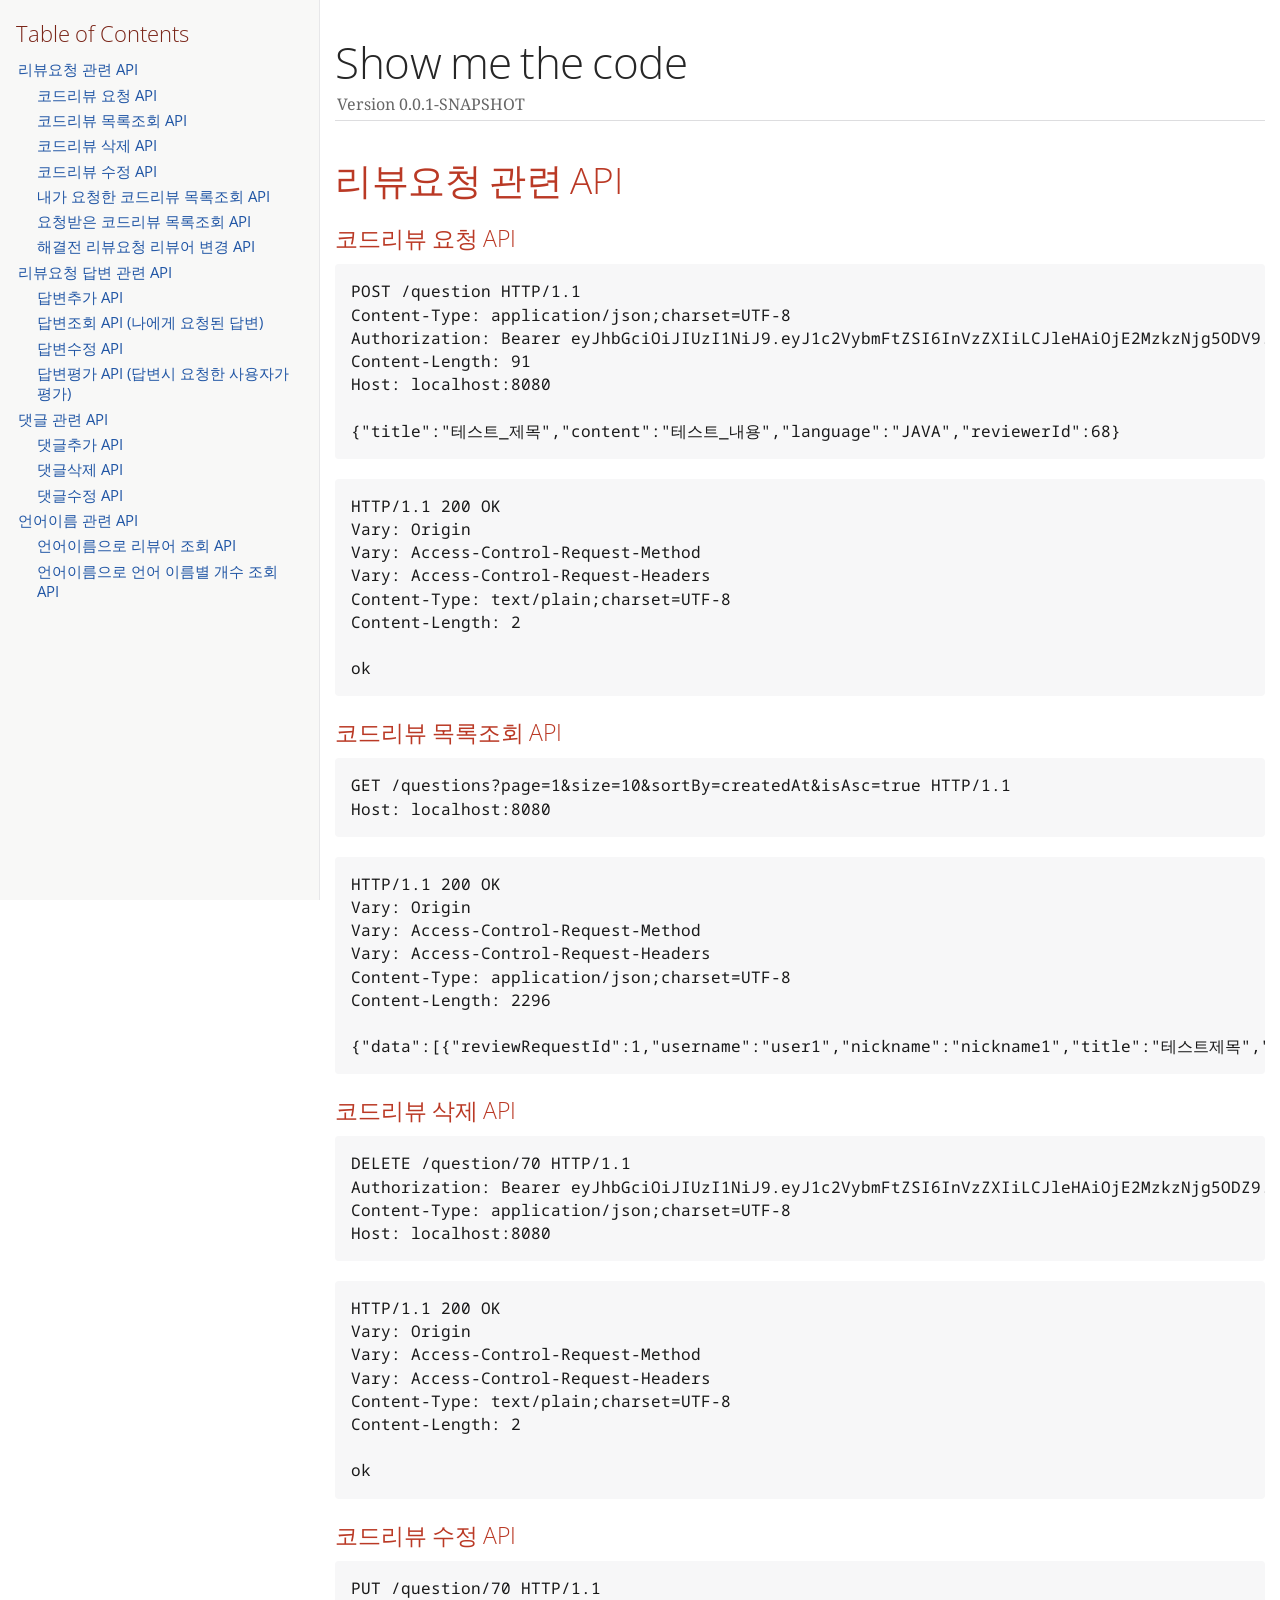
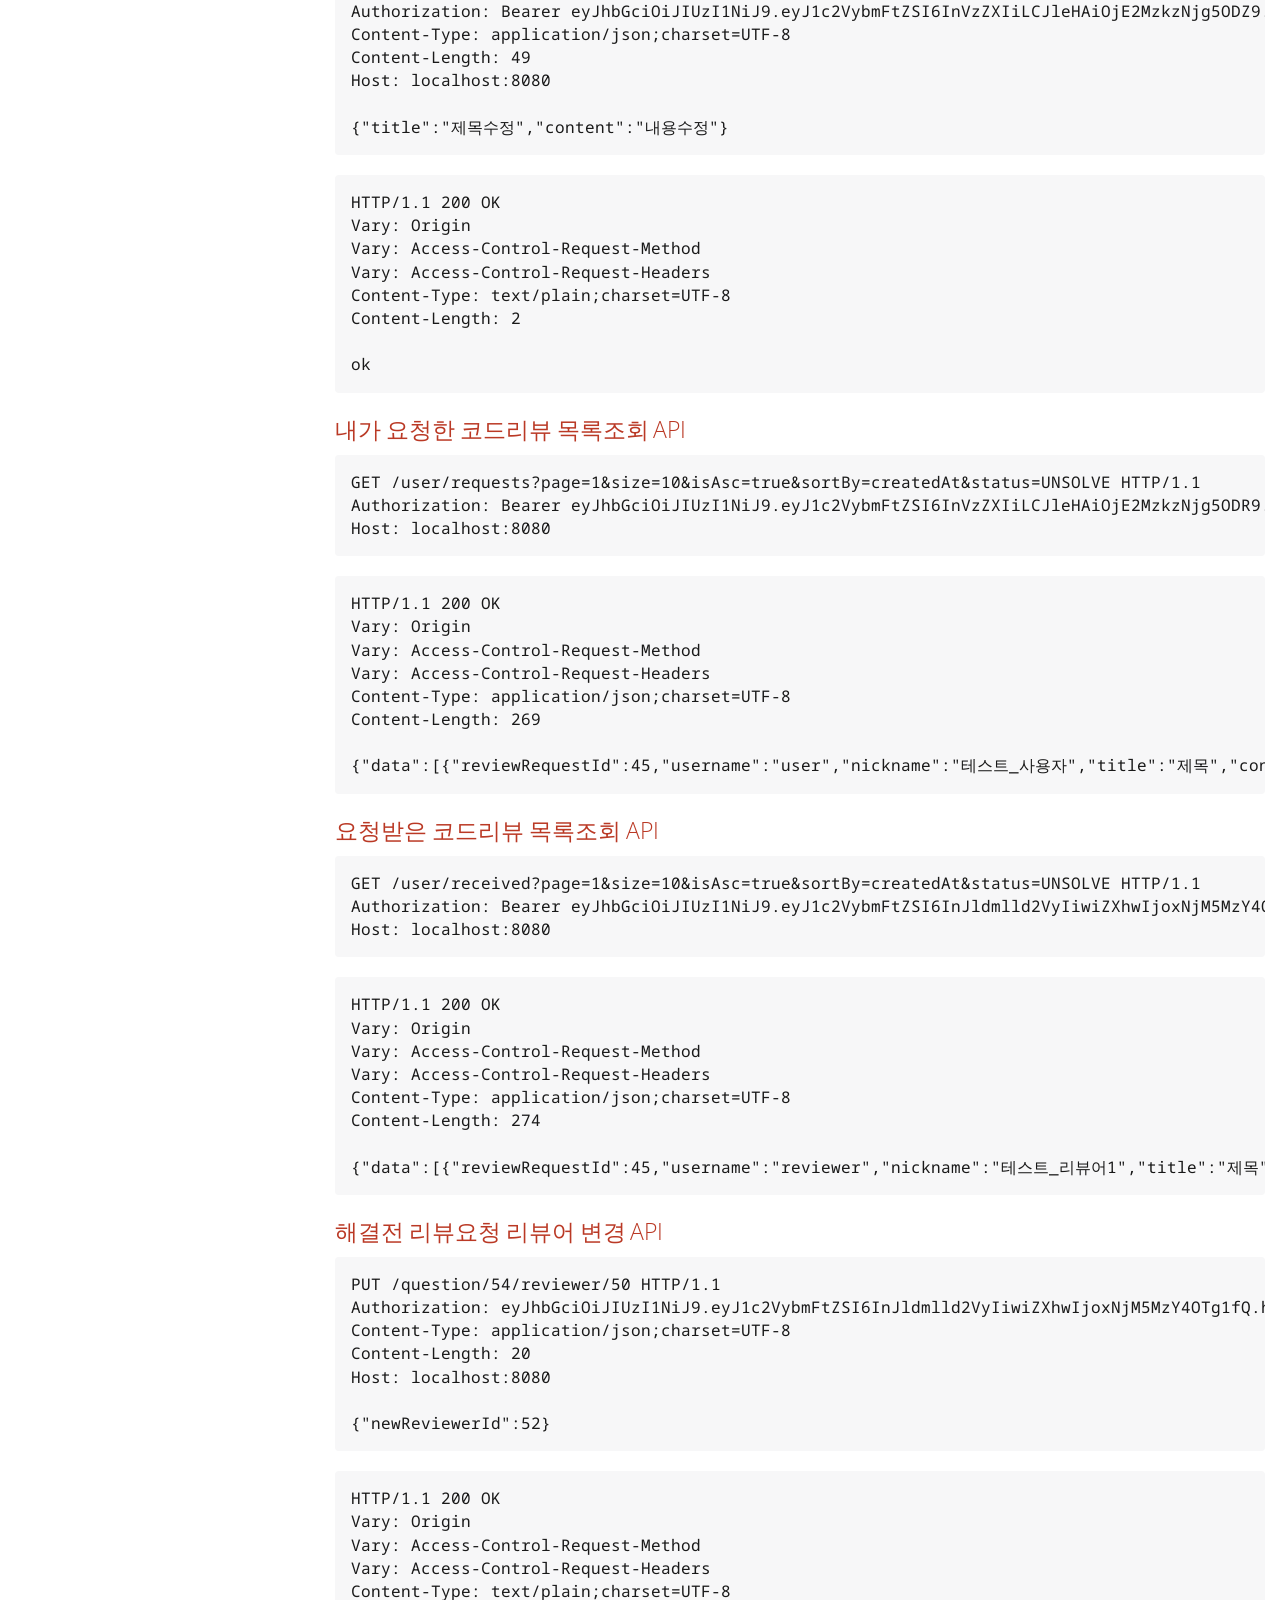
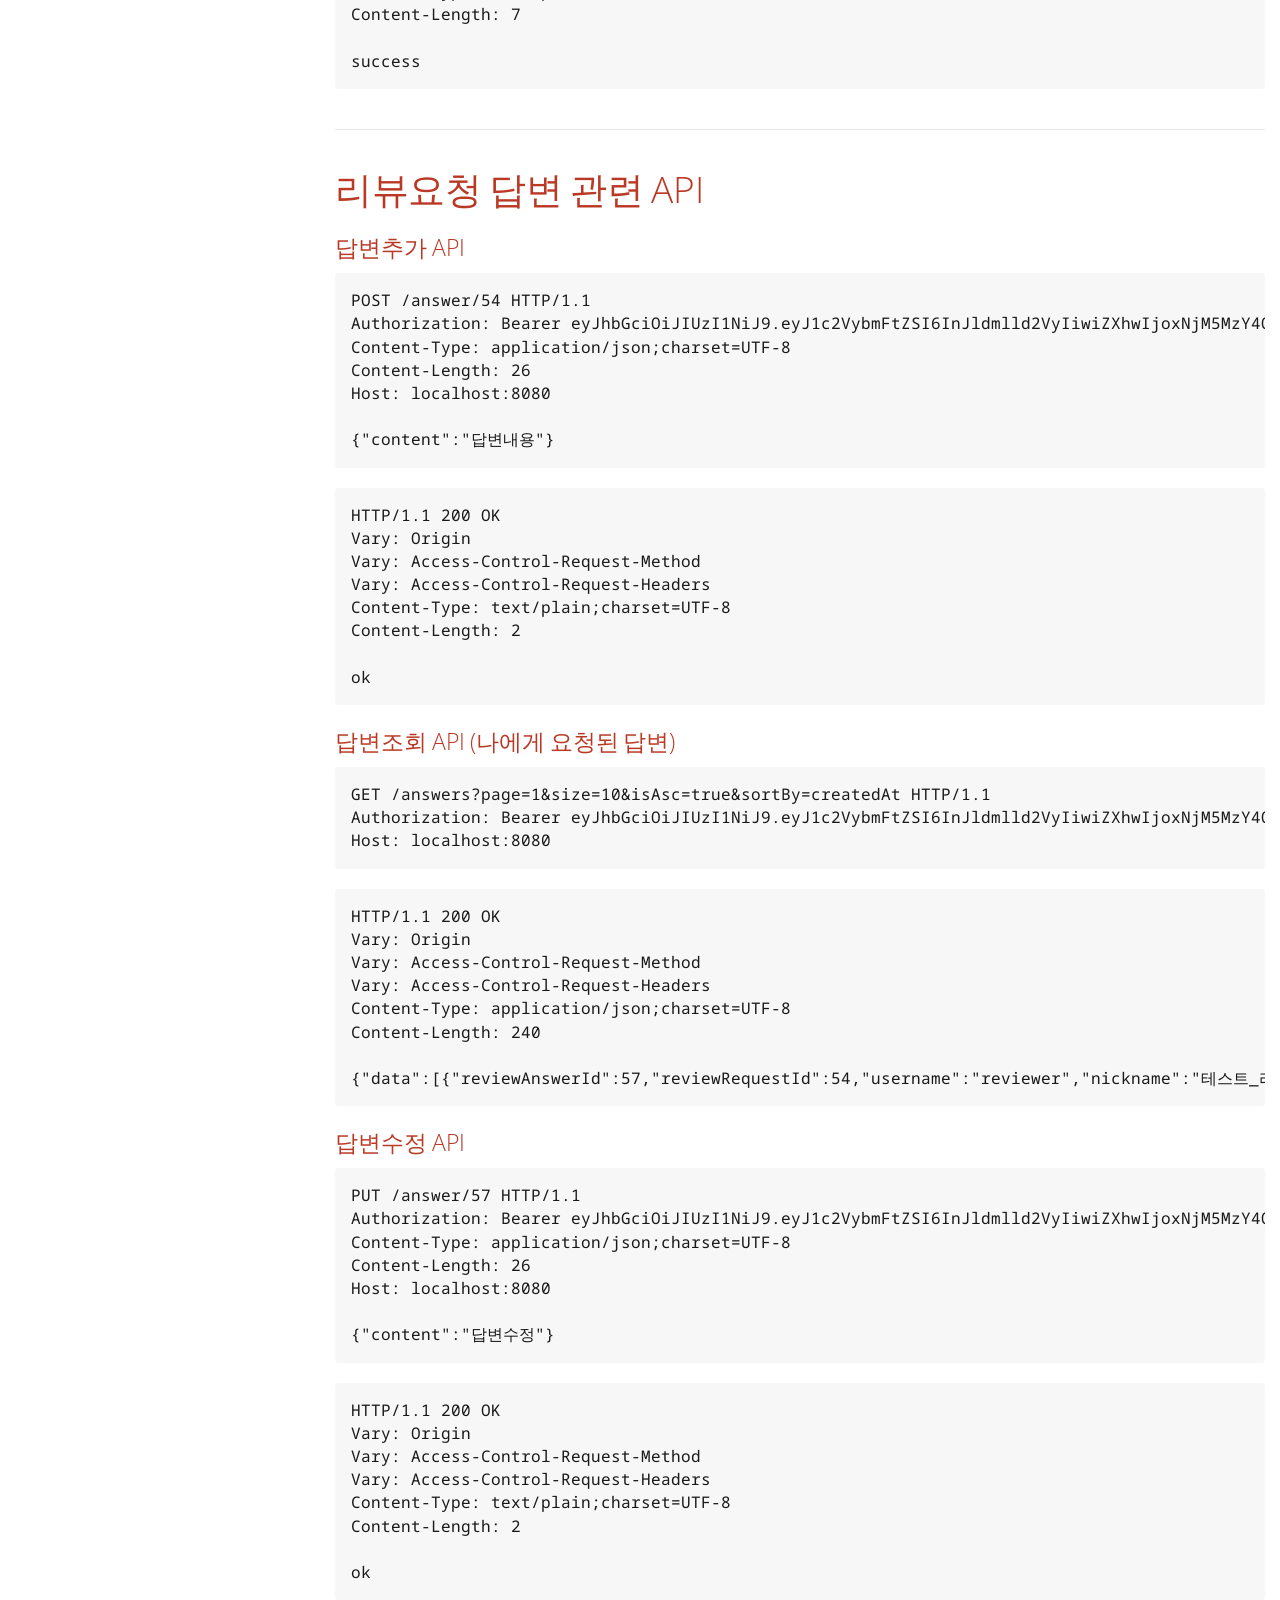
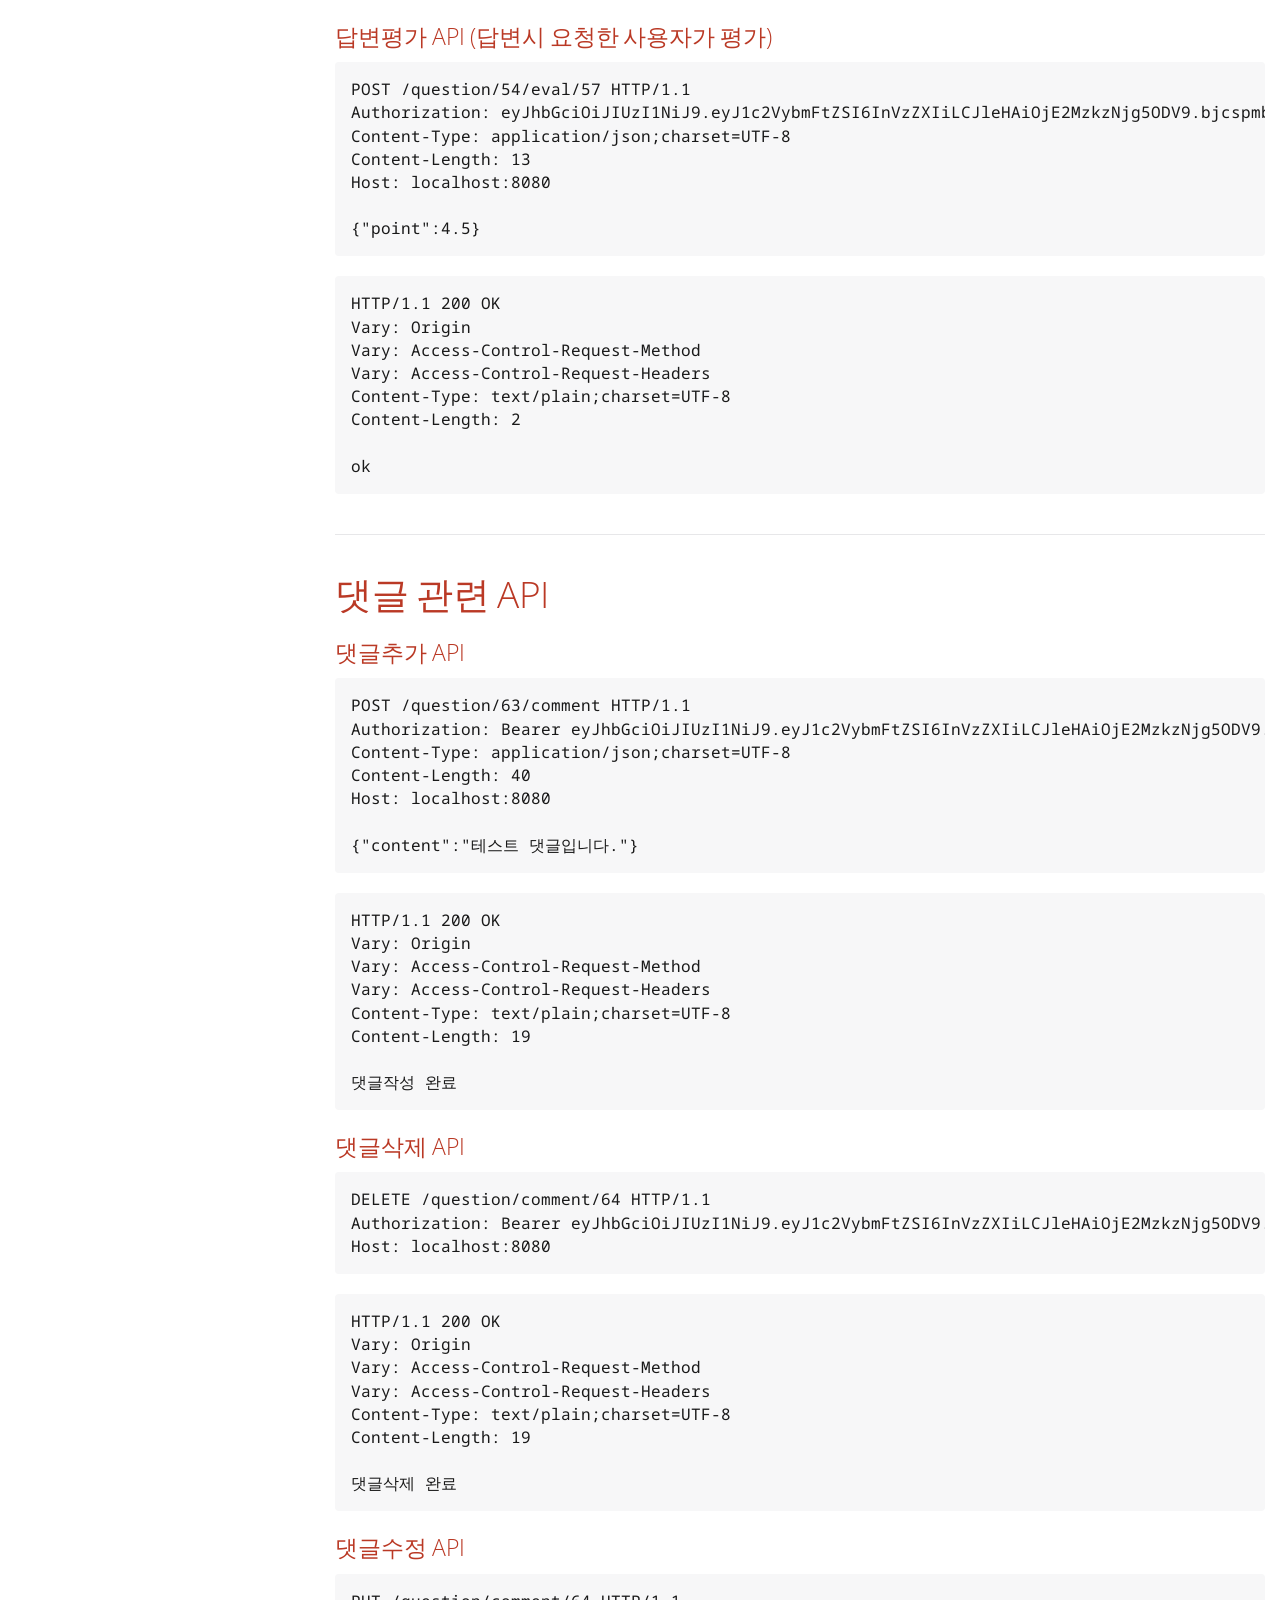
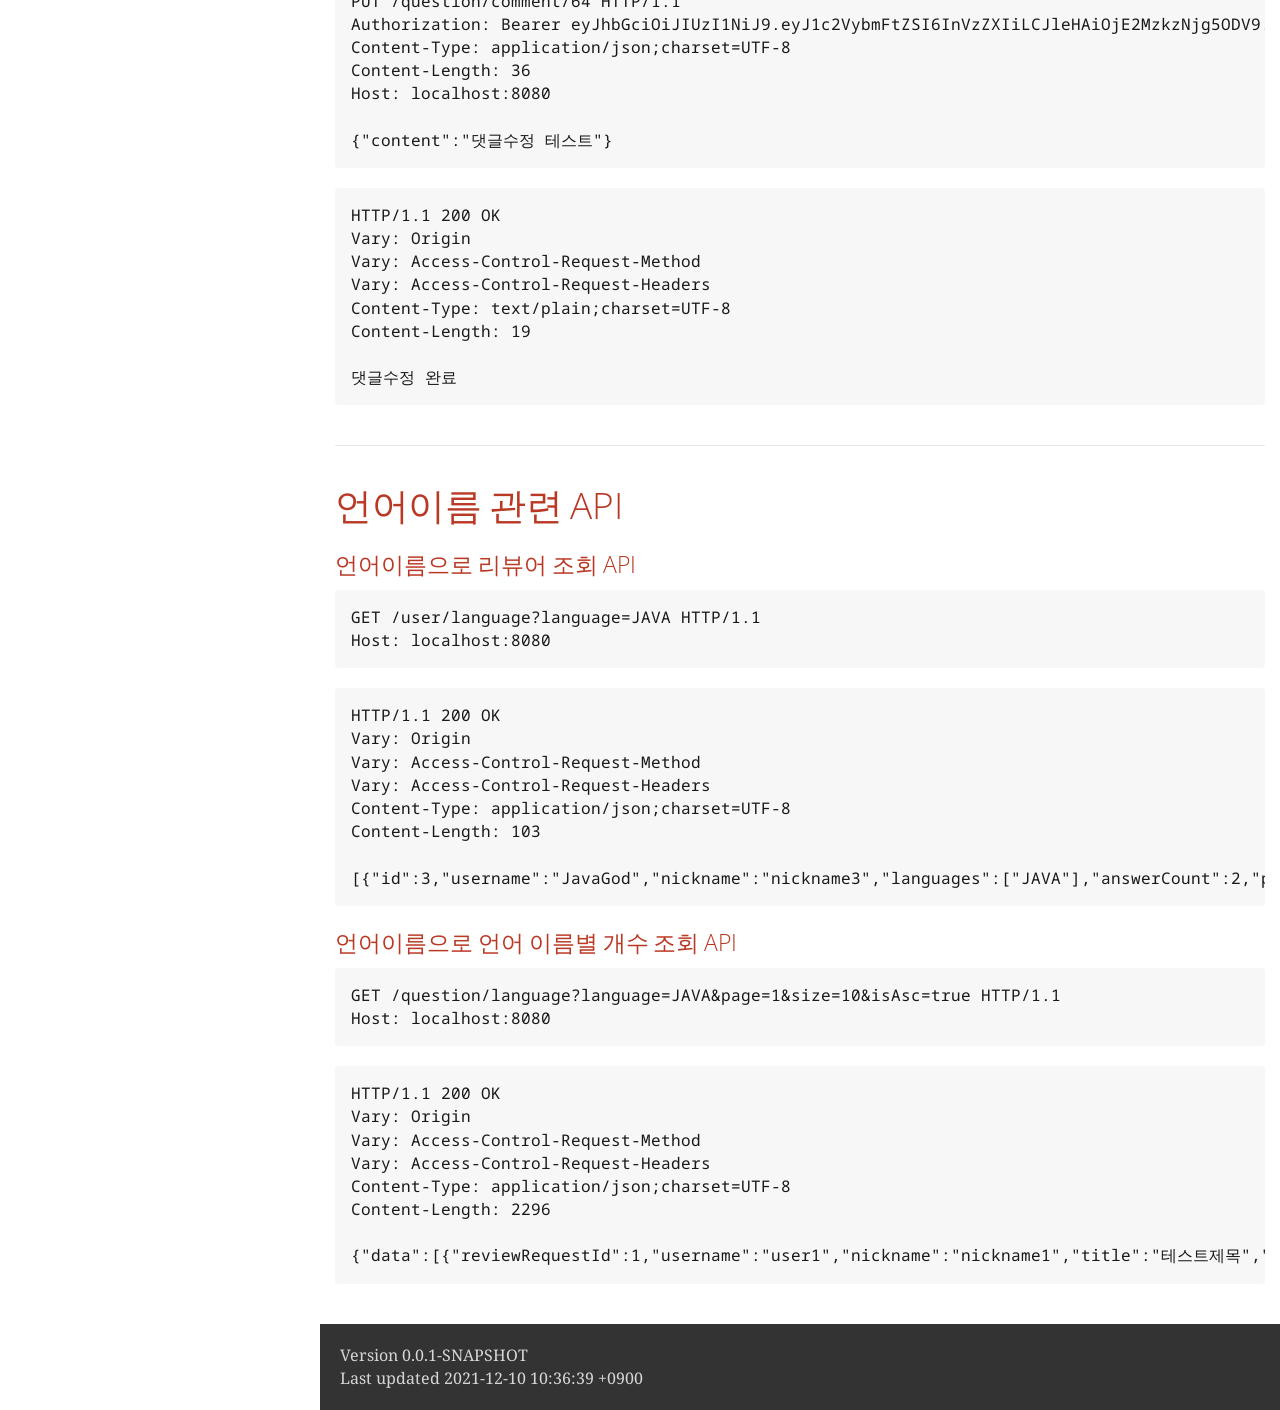
<file: src/main/resources/static/docs/api-docs.html>
<!DOCTYPE html>
<html lang="en">
<head>
<meta charset="UTF-8">
<meta http-equiv="X-UA-Compatible" content="IE=edge">
<meta name="viewport" content="width=device-width, initial-scale=1.0">
<meta name="generator" content="Asciidoctor 2.0.10">
<title>Show me the code</title>
<link rel="stylesheet" href="https://fonts.googleapis.com/css?family=Open+Sans:300,300italic,400,400italic,600,600italic%7CNoto+Serif:400,400italic,700,700italic%7CDroid+Sans+Mono:400,700">
<style>
/* Asciidoctor default stylesheet | MIT License | https://asciidoctor.org */
/* Uncomment @import statement to use as custom stylesheet */
/*@import "https://fonts.googleapis.com/css?family=Open+Sans:300,300italic,400,400italic,600,600italic%7CNoto+Serif:400,400italic,700,700italic%7CDroid+Sans+Mono:400,700";*/
article,aside,details,figcaption,figure,footer,header,hgroup,main,nav,section{display:block}
audio,video{display:inline-block}
audio:not([controls]){display:none;height:0}
html{font-family:sans-serif;-ms-text-size-adjust:100%;-webkit-text-size-adjust:100%}
a{background:none}
a:focus{outline:thin dotted}
a:active,a:hover{outline:0}
h1{font-size:2em;margin:.67em 0}
abbr[title]{border-bottom:1px dotted}
b,strong{font-weight:bold}
dfn{font-style:italic}
hr{-moz-box-sizing:content-box;box-sizing:content-box;height:0}
mark{background:#ff0;color:#000}
code,kbd,pre,samp{font-family:monospace;font-size:1em}
pre{white-space:pre-wrap}
q{quotes:"\201C" "\201D" "\2018" "\2019"}
small{font-size:80%}
sub,sup{font-size:75%;line-height:0;position:relative;vertical-align:baseline}
sup{top:-.5em}
sub{bottom:-.25em}
img{border:0}
svg:not(:root){overflow:hidden}
figure{margin:0}
fieldset{border:1px solid silver;margin:0 2px;padding:.35em .625em .75em}
legend{border:0;padding:0}
button,input,select,textarea{font-family:inherit;font-size:100%;margin:0}
button,input{line-height:normal}
button,select{text-transform:none}
button,html input[type="button"],input[type="reset"],input[type="submit"]{-webkit-appearance:button;cursor:pointer}
button[disabled],html input[disabled]{cursor:default}
input[type="checkbox"],input[type="radio"]{box-sizing:border-box;padding:0}
button::-moz-focus-inner,input::-moz-focus-inner{border:0;padding:0}
textarea{overflow:auto;vertical-align:top}
table{border-collapse:collapse;border-spacing:0}
*,*::before,*::after{-moz-box-sizing:border-box;-webkit-box-sizing:border-box;box-sizing:border-box}
html,body{font-size:100%}
body{background:#fff;color:rgba(0,0,0,.8);padding:0;margin:0;font-family:"Noto Serif","DejaVu Serif",serif;font-weight:400;font-style:normal;line-height:1;position:relative;cursor:auto;tab-size:4;-moz-osx-font-smoothing:grayscale;-webkit-font-smoothing:antialiased}
a:hover{cursor:pointer}
img,object,embed{max-width:100%;height:auto}
object,embed{height:100%}
img{-ms-interpolation-mode:bicubic}
.left{float:left!important}
.right{float:right!important}
.text-left{text-align:left!important}
.text-right{text-align:right!important}
.text-center{text-align:center!important}
.text-justify{text-align:justify!important}
.hide{display:none}
img,object,svg{display:inline-block;vertical-align:middle}
textarea{height:auto;min-height:50px}
select{width:100%}
.center{margin-left:auto;margin-right:auto}
.stretch{width:100%}
.subheader,.admonitionblock td.content>.title,.audioblock>.title,.exampleblock>.title,.imageblock>.title,.listingblock>.title,.literalblock>.title,.stemblock>.title,.openblock>.title,.paragraph>.title,.quoteblock>.title,table.tableblock>.title,.verseblock>.title,.videoblock>.title,.dlist>.title,.olist>.title,.ulist>.title,.qlist>.title,.hdlist>.title{line-height:1.45;color:#7a2518;font-weight:400;margin-top:0;margin-bottom:.25em}
div,dl,dt,dd,ul,ol,li,h1,h2,h3,#toctitle,.sidebarblock>.content>.title,h4,h5,h6,pre,form,p,blockquote,th,td{margin:0;padding:0;direction:ltr}
a{color:#2156a5;text-decoration:underline;line-height:inherit}
a:hover,a:focus{color:#1d4b8f}
a img{border:0}
p{font-family:inherit;font-weight:400;font-size:1em;line-height:1.6;margin-bottom:1.25em;text-rendering:optimizeLegibility}
p aside{font-size:.875em;line-height:1.35;font-style:italic}
h1,h2,h3,#toctitle,.sidebarblock>.content>.title,h4,h5,h6{font-family:"Open Sans","DejaVu Sans",sans-serif;font-weight:300;font-style:normal;color:#ba3925;text-rendering:optimizeLegibility;margin-top:1em;margin-bottom:.5em;line-height:1.0125em}
h1 small,h2 small,h3 small,#toctitle small,.sidebarblock>.content>.title small,h4 small,h5 small,h6 small{font-size:60%;color:#e99b8f;line-height:0}
h1{font-size:2.125em}
h2{font-size:1.6875em}
h3,#toctitle,.sidebarblock>.content>.title{font-size:1.375em}
h4,h5{font-size:1.125em}
h6{font-size:1em}
hr{border:solid #dddddf;border-width:1px 0 0;clear:both;margin:1.25em 0 1.1875em;height:0}
em,i{font-style:italic;line-height:inherit}
strong,b{font-weight:bold;line-height:inherit}
small{font-size:60%;line-height:inherit}
code{font-family:"Droid Sans Mono","DejaVu Sans Mono",monospace;font-weight:400;color:rgba(0,0,0,.9)}
ul,ol,dl{font-size:1em;line-height:1.6;margin-bottom:1.25em;list-style-position:outside;font-family:inherit}
ul,ol{margin-left:1.5em}
ul li ul,ul li ol{margin-left:1.25em;margin-bottom:0;font-size:1em}
ul.square li ul,ul.circle li ul,ul.disc li ul{list-style:inherit}
ul.square{list-style-type:square}
ul.circle{list-style-type:circle}
ul.disc{list-style-type:disc}
ol li ul,ol li ol{margin-left:1.25em;margin-bottom:0}
dl dt{margin-bottom:.3125em;font-weight:bold}
dl dd{margin-bottom:1.25em}
abbr,acronym{text-transform:uppercase;font-size:90%;color:rgba(0,0,0,.8);border-bottom:1px dotted #ddd;cursor:help}
abbr{text-transform:none}
blockquote{margin:0 0 1.25em;padding:.5625em 1.25em 0 1.1875em;border-left:1px solid #ddd}
blockquote cite{display:block;font-size:.9375em;color:rgba(0,0,0,.6)}
blockquote cite::before{content:"\2014 \0020"}
blockquote cite a,blockquote cite a:visited{color:rgba(0,0,0,.6)}
blockquote,blockquote p{line-height:1.6;color:rgba(0,0,0,.85)}
@media screen and (min-width:768px){h1,h2,h3,#toctitle,.sidebarblock>.content>.title,h4,h5,h6{line-height:1.2}
h1{font-size:2.75em}
h2{font-size:2.3125em}
h3,#toctitle,.sidebarblock>.content>.title{font-size:1.6875em}
h4{font-size:1.4375em}}
table{background:#fff;margin-bottom:1.25em;border:solid 1px #dedede}
table thead,table tfoot{background:#f7f8f7}
table thead tr th,table thead tr td,table tfoot tr th,table tfoot tr td{padding:.5em .625em .625em;font-size:inherit;color:rgba(0,0,0,.8);text-align:left}
table tr th,table tr td{padding:.5625em .625em;font-size:inherit;color:rgba(0,0,0,.8)}
table tr.even,table tr.alt{background:#f8f8f7}
table thead tr th,table tfoot tr th,table tbody tr td,table tr td,table tfoot tr td{display:table-cell;line-height:1.6}
h1,h2,h3,#toctitle,.sidebarblock>.content>.title,h4,h5,h6{line-height:1.2;word-spacing:-.05em}
h1 strong,h2 strong,h3 strong,#toctitle strong,.sidebarblock>.content>.title strong,h4 strong,h5 strong,h6 strong{font-weight:400}
.clearfix::before,.clearfix::after,.float-group::before,.float-group::after{content:" ";display:table}
.clearfix::after,.float-group::after{clear:both}
:not(pre):not([class^=L])>code{font-size:.9375em;font-style:normal!important;letter-spacing:0;padding:.1em .5ex;word-spacing:-.15em;background:#f7f7f8;-webkit-border-radius:4px;border-radius:4px;line-height:1.45;text-rendering:optimizeSpeed;word-wrap:break-word}
:not(pre)>code.nobreak{word-wrap:normal}
:not(pre)>code.nowrap{white-space:nowrap}
pre{color:rgba(0,0,0,.9);font-family:"Droid Sans Mono","DejaVu Sans Mono",monospace;line-height:1.45;text-rendering:optimizeSpeed}
pre code,pre pre{color:inherit;font-size:inherit;line-height:inherit}
pre>code{display:block}
pre.nowrap,pre.nowrap pre{white-space:pre;word-wrap:normal}
em em{font-style:normal}
strong strong{font-weight:400}
.keyseq{color:rgba(51,51,51,.8)}
kbd{font-family:"Droid Sans Mono","DejaVu Sans Mono",monospace;display:inline-block;color:rgba(0,0,0,.8);font-size:.65em;line-height:1.45;background:#f7f7f7;border:1px solid #ccc;-webkit-border-radius:3px;border-radius:3px;-webkit-box-shadow:0 1px 0 rgba(0,0,0,.2),0 0 0 .1em white inset;box-shadow:0 1px 0 rgba(0,0,0,.2),0 0 0 .1em #fff inset;margin:0 .15em;padding:.2em .5em;vertical-align:middle;position:relative;top:-.1em;white-space:nowrap}
.keyseq kbd:first-child{margin-left:0}
.keyseq kbd:last-child{margin-right:0}
.menuseq,.menuref{color:#000}
.menuseq b:not(.caret),.menuref{font-weight:inherit}
.menuseq{word-spacing:-.02em}
.menuseq b.caret{font-size:1.25em;line-height:.8}
.menuseq i.caret{font-weight:bold;text-align:center;width:.45em}
b.button::before,b.button::after{position:relative;top:-1px;font-weight:400}
b.button::before{content:"[";padding:0 3px 0 2px}
b.button::after{content:"]";padding:0 2px 0 3px}
p a>code:hover{color:rgba(0,0,0,.9)}
#header,#content,#footnotes,#footer{width:100%;margin-left:auto;margin-right:auto;margin-top:0;margin-bottom:0;max-width:62.5em;*zoom:1;position:relative;padding-left:.9375em;padding-right:.9375em}
#header::before,#header::after,#content::before,#content::after,#footnotes::before,#footnotes::after,#footer::before,#footer::after{content:" ";display:table}
#header::after,#content::after,#footnotes::after,#footer::after{clear:both}
#content{margin-top:1.25em}
#content::before{content:none}
#header>h1:first-child{color:rgba(0,0,0,.85);margin-top:2.25rem;margin-bottom:0}
#header>h1:first-child+#toc{margin-top:8px;border-top:1px solid #dddddf}
#header>h1:only-child,body.toc2 #header>h1:nth-last-child(2){border-bottom:1px solid #dddddf;padding-bottom:8px}
#header .details{border-bottom:1px solid #dddddf;line-height:1.45;padding-top:.25em;padding-bottom:.25em;padding-left:.25em;color:rgba(0,0,0,.6);display:-ms-flexbox;display:-webkit-flex;display:flex;-ms-flex-flow:row wrap;-webkit-flex-flow:row wrap;flex-flow:row wrap}
#header .details span:first-child{margin-left:-.125em}
#header .details span.email a{color:rgba(0,0,0,.85)}
#header .details br{display:none}
#header .details br+span::before{content:"\00a0\2013\00a0"}
#header .details br+span.author::before{content:"\00a0\22c5\00a0";color:rgba(0,0,0,.85)}
#header .details br+span#revremark::before{content:"\00a0|\00a0"}
#header #revnumber{text-transform:capitalize}
#header #revnumber::after{content:"\00a0"}
#content>h1:first-child:not([class]){color:rgba(0,0,0,.85);border-bottom:1px solid #dddddf;padding-bottom:8px;margin-top:0;padding-top:1rem;margin-bottom:1.25rem}
#toc{border-bottom:1px solid #e7e7e9;padding-bottom:.5em}
#toc>ul{margin-left:.125em}
#toc ul.sectlevel0>li>a{font-style:italic}
#toc ul.sectlevel0 ul.sectlevel1{margin:.5em 0}
#toc ul{font-family:"Open Sans","DejaVu Sans",sans-serif;list-style-type:none}
#toc li{line-height:1.3334;margin-top:.3334em}
#toc a{text-decoration:none}
#toc a:active{text-decoration:underline}
#toctitle{color:#7a2518;font-size:1.2em}
@media screen and (min-width:768px){#toctitle{font-size:1.375em}
body.toc2{padding-left:15em;padding-right:0}
#toc.toc2{margin-top:0!important;background:#f8f8f7;position:fixed;width:15em;left:0;top:0;border-right:1px solid #e7e7e9;border-top-width:0!important;border-bottom-width:0!important;z-index:1000;padding:1.25em 1em;height:100%;overflow:auto}
#toc.toc2 #toctitle{margin-top:0;margin-bottom:.8rem;font-size:1.2em}
#toc.toc2>ul{font-size:.9em;margin-bottom:0}
#toc.toc2 ul ul{margin-left:0;padding-left:1em}
#toc.toc2 ul.sectlevel0 ul.sectlevel1{padding-left:0;margin-top:.5em;margin-bottom:.5em}
body.toc2.toc-right{padding-left:0;padding-right:15em}
body.toc2.toc-right #toc.toc2{border-right-width:0;border-left:1px solid #e7e7e9;left:auto;right:0}}
@media screen and (min-width:1280px){body.toc2{padding-left:20em;padding-right:0}
#toc.toc2{width:20em}
#toc.toc2 #toctitle{font-size:1.375em}
#toc.toc2>ul{font-size:.95em}
#toc.toc2 ul ul{padding-left:1.25em}
body.toc2.toc-right{padding-left:0;padding-right:20em}}
#content #toc{border-style:solid;border-width:1px;border-color:#e0e0dc;margin-bottom:1.25em;padding:1.25em;background:#f8f8f7;-webkit-border-radius:4px;border-radius:4px}
#content #toc>:first-child{margin-top:0}
#content #toc>:last-child{margin-bottom:0}
#footer{max-width:100%;background:rgba(0,0,0,.8);padding:1.25em}
#footer-text{color:rgba(255,255,255,.8);line-height:1.44}
#content{margin-bottom:.625em}
.sect1{padding-bottom:.625em}
@media screen and (min-width:768px){#content{margin-bottom:1.25em}
.sect1{padding-bottom:1.25em}}
.sect1:last-child{padding-bottom:0}
.sect1+.sect1{border-top:1px solid #e7e7e9}
#content h1>a.anchor,h2>a.anchor,h3>a.anchor,#toctitle>a.anchor,.sidebarblock>.content>.title>a.anchor,h4>a.anchor,h5>a.anchor,h6>a.anchor{position:absolute;z-index:1001;width:1.5ex;margin-left:-1.5ex;display:block;text-decoration:none!important;visibility:hidden;text-align:center;font-weight:400}
#content h1>a.anchor::before,h2>a.anchor::before,h3>a.anchor::before,#toctitle>a.anchor::before,.sidebarblock>.content>.title>a.anchor::before,h4>a.anchor::before,h5>a.anchor::before,h6>a.anchor::before{content:"\00A7";font-size:.85em;display:block;padding-top:.1em}
#content h1:hover>a.anchor,#content h1>a.anchor:hover,h2:hover>a.anchor,h2>a.anchor:hover,h3:hover>a.anchor,#toctitle:hover>a.anchor,.sidebarblock>.content>.title:hover>a.anchor,h3>a.anchor:hover,#toctitle>a.anchor:hover,.sidebarblock>.content>.title>a.anchor:hover,h4:hover>a.anchor,h4>a.anchor:hover,h5:hover>a.anchor,h5>a.anchor:hover,h6:hover>a.anchor,h6>a.anchor:hover{visibility:visible}
#content h1>a.link,h2>a.link,h3>a.link,#toctitle>a.link,.sidebarblock>.content>.title>a.link,h4>a.link,h5>a.link,h6>a.link{color:#ba3925;text-decoration:none}
#content h1>a.link:hover,h2>a.link:hover,h3>a.link:hover,#toctitle>a.link:hover,.sidebarblock>.content>.title>a.link:hover,h4>a.link:hover,h5>a.link:hover,h6>a.link:hover{color:#a53221}
details,.audioblock,.imageblock,.literalblock,.listingblock,.stemblock,.videoblock{margin-bottom:1.25em}
details>summary:first-of-type{cursor:pointer;display:list-item;outline:none;margin-bottom:.75em}
.admonitionblock td.content>.title,.audioblock>.title,.exampleblock>.title,.imageblock>.title,.listingblock>.title,.literalblock>.title,.stemblock>.title,.openblock>.title,.paragraph>.title,.quoteblock>.title,table.tableblock>.title,.verseblock>.title,.videoblock>.title,.dlist>.title,.olist>.title,.ulist>.title,.qlist>.title,.hdlist>.title{text-rendering:optimizeLegibility;text-align:left;font-family:"Noto Serif","DejaVu Serif",serif;font-size:1rem;font-style:italic}
table.tableblock.fit-content>caption.title{white-space:nowrap;width:0}
.paragraph.lead>p,#preamble>.sectionbody>[class="paragraph"]:first-of-type p{font-size:1.21875em;line-height:1.6;color:rgba(0,0,0,.85)}
table.tableblock #preamble>.sectionbody>[class="paragraph"]:first-of-type p{font-size:inherit}
.admonitionblock>table{border-collapse:separate;border:0;background:none;width:100%}
.admonitionblock>table td.icon{text-align:center;width:80px}
.admonitionblock>table td.icon img{max-width:none}
.admonitionblock>table td.icon .title{font-weight:bold;font-family:"Open Sans","DejaVu Sans",sans-serif;text-transform:uppercase}
.admonitionblock>table td.content{padding-left:1.125em;padding-right:1.25em;border-left:1px solid #dddddf;color:rgba(0,0,0,.6)}
.admonitionblock>table td.content>:last-child>:last-child{margin-bottom:0}
.exampleblock>.content{border-style:solid;border-width:1px;border-color:#e6e6e6;margin-bottom:1.25em;padding:1.25em;background:#fff;-webkit-border-radius:4px;border-radius:4px}
.exampleblock>.content>:first-child{margin-top:0}
.exampleblock>.content>:last-child{margin-bottom:0}
.sidebarblock{border-style:solid;border-width:1px;border-color:#dbdbd6;margin-bottom:1.25em;padding:1.25em;background:#f3f3f2;-webkit-border-radius:4px;border-radius:4px}
.sidebarblock>:first-child{margin-top:0}
.sidebarblock>:last-child{margin-bottom:0}
.sidebarblock>.content>.title{color:#7a2518;margin-top:0;text-align:center}
.exampleblock>.content>:last-child>:last-child,.exampleblock>.content .olist>ol>li:last-child>:last-child,.exampleblock>.content .ulist>ul>li:last-child>:last-child,.exampleblock>.content .qlist>ol>li:last-child>:last-child,.sidebarblock>.content>:last-child>:last-child,.sidebarblock>.content .olist>ol>li:last-child>:last-child,.sidebarblock>.content .ulist>ul>li:last-child>:last-child,.sidebarblock>.content .qlist>ol>li:last-child>:last-child{margin-bottom:0}
.literalblock pre,.listingblock>.content>pre{-webkit-border-radius:4px;border-radius:4px;word-wrap:break-word;overflow-x:auto;padding:1em;font-size:.8125em}
@media screen and (min-width:768px){.literalblock pre,.listingblock>.content>pre{font-size:.90625em}}
@media screen and (min-width:1280px){.literalblock pre,.listingblock>.content>pre{font-size:1em}}
.literalblock pre,.listingblock>.content>pre:not(.highlight),.listingblock>.content>pre[class="highlight"],.listingblock>.content>pre[class^="highlight "]{background:#f7f7f8}
.literalblock.output pre{color:#f7f7f8;background:rgba(0,0,0,.9)}
.listingblock>.content{position:relative}
.listingblock code[data-lang]::before{display:none;content:attr(data-lang);position:absolute;font-size:.75em;top:.425rem;right:.5rem;line-height:1;text-transform:uppercase;color:inherit;opacity:.5}
.listingblock:hover code[data-lang]::before{display:block}
.listingblock.terminal pre .command::before{content:attr(data-prompt);padding-right:.5em;color:inherit;opacity:.5}
.listingblock.terminal pre .command:not([data-prompt])::before{content:"$"}
.listingblock pre.highlightjs{padding:0}
.listingblock pre.highlightjs>code{padding:1em;-webkit-border-radius:4px;border-radius:4px}
.listingblock pre.prettyprint{border-width:0}
.prettyprint{background:#f7f7f8}
pre.prettyprint .linenums{line-height:1.45;margin-left:2em}
pre.prettyprint li{background:none;list-style-type:inherit;padding-left:0}
pre.prettyprint li code[data-lang]::before{opacity:1}
pre.prettyprint li:not(:first-child) code[data-lang]::before{display:none}
table.linenotable{border-collapse:separate;border:0;margin-bottom:0;background:none}
table.linenotable td[class]{color:inherit;vertical-align:top;padding:0;line-height:inherit;white-space:normal}
table.linenotable td.code{padding-left:.75em}
table.linenotable td.linenos{border-right:1px solid currentColor;opacity:.35;padding-right:.5em}
pre.pygments .lineno{border-right:1px solid currentColor;opacity:.35;display:inline-block;margin-right:.75em}
pre.pygments .lineno::before{content:"";margin-right:-.125em}
.quoteblock{margin:0 1em 1.25em 1.5em;display:table}
.quoteblock:not(.excerpt)>.title{margin-left:-1.5em;margin-bottom:.75em}
.quoteblock blockquote,.quoteblock p{color:rgba(0,0,0,.85);font-size:1.15rem;line-height:1.75;word-spacing:.1em;letter-spacing:0;font-style:italic;text-align:justify}
.quoteblock blockquote{margin:0;padding:0;border:0}
.quoteblock blockquote::before{content:"\201c";float:left;font-size:2.75em;font-weight:bold;line-height:.6em;margin-left:-.6em;color:#7a2518;text-shadow:0 1px 2px rgba(0,0,0,.1)}
.quoteblock blockquote>.paragraph:last-child p{margin-bottom:0}
.quoteblock .attribution{margin-top:.75em;margin-right:.5ex;text-align:right}
.verseblock{margin:0 1em 1.25em}
.verseblock pre{font-family:"Open Sans","DejaVu Sans",sans;font-size:1.15rem;color:rgba(0,0,0,.85);font-weight:300;text-rendering:optimizeLegibility}
.verseblock pre strong{font-weight:400}
.verseblock .attribution{margin-top:1.25rem;margin-left:.5ex}
.quoteblock .attribution,.verseblock .attribution{font-size:.9375em;line-height:1.45;font-style:italic}
.quoteblock .attribution br,.verseblock .attribution br{display:none}
.quoteblock .attribution cite,.verseblock .attribution cite{display:block;letter-spacing:-.025em;color:rgba(0,0,0,.6)}
.quoteblock.abstract blockquote::before,.quoteblock.excerpt blockquote::before,.quoteblock .quoteblock blockquote::before{display:none}
.quoteblock.abstract blockquote,.quoteblock.abstract p,.quoteblock.excerpt blockquote,.quoteblock.excerpt p,.quoteblock .quoteblock blockquote,.quoteblock .quoteblock p{line-height:1.6;word-spacing:0}
.quoteblock.abstract{margin:0 1em 1.25em;display:block}
.quoteblock.abstract>.title{margin:0 0 .375em;font-size:1.15em;text-align:center}
.quoteblock.excerpt>blockquote,.quoteblock .quoteblock{padding:0 0 .25em 1em;border-left:.25em solid #dddddf}
.quoteblock.excerpt,.quoteblock .quoteblock{margin-left:0}
.quoteblock.excerpt blockquote,.quoteblock.excerpt p,.quoteblock .quoteblock blockquote,.quoteblock .quoteblock p{color:inherit;font-size:1.0625rem}
.quoteblock.excerpt .attribution,.quoteblock .quoteblock .attribution{color:inherit;text-align:left;margin-right:0}
table.tableblock{max-width:100%;border-collapse:separate}
p.tableblock:last-child{margin-bottom:0}
td.tableblock>.content>:last-child{margin-bottom:-1.25em}
td.tableblock>.content>:last-child.sidebarblock{margin-bottom:0}
table.tableblock,th.tableblock,td.tableblock{border:0 solid #dedede}
table.grid-all>thead>tr>.tableblock,table.grid-all>tbody>tr>.tableblock{border-width:0 1px 1px 0}
table.grid-all>tfoot>tr>.tableblock{border-width:1px 1px 0 0}
table.grid-cols>*>tr>.tableblock{border-width:0 1px 0 0}
table.grid-rows>thead>tr>.tableblock,table.grid-rows>tbody>tr>.tableblock{border-width:0 0 1px}
table.grid-rows>tfoot>tr>.tableblock{border-width:1px 0 0}
table.grid-all>*>tr>.tableblock:last-child,table.grid-cols>*>tr>.tableblock:last-child{border-right-width:0}
table.grid-all>tbody>tr:last-child>.tableblock,table.grid-all>thead:last-child>tr>.tableblock,table.grid-rows>tbody>tr:last-child>.tableblock,table.grid-rows>thead:last-child>tr>.tableblock{border-bottom-width:0}
table.frame-all{border-width:1px}
table.frame-sides{border-width:0 1px}
table.frame-topbot,table.frame-ends{border-width:1px 0}
table.stripes-all tr,table.stripes-odd tr:nth-of-type(odd),table.stripes-even tr:nth-of-type(even),table.stripes-hover tr:hover{background:#f8f8f7}
th.halign-left,td.halign-left{text-align:left}
th.halign-right,td.halign-right{text-align:right}
th.halign-center,td.halign-center{text-align:center}
th.valign-top,td.valign-top{vertical-align:top}
th.valign-bottom,td.valign-bottom{vertical-align:bottom}
th.valign-middle,td.valign-middle{vertical-align:middle}
table thead th,table tfoot th{font-weight:bold}
tbody tr th{display:table-cell;line-height:1.6;background:#f7f8f7}
tbody tr th,tbody tr th p,tfoot tr th,tfoot tr th p{color:rgba(0,0,0,.8);font-weight:bold}
p.tableblock>code:only-child{background:none;padding:0}
p.tableblock{font-size:1em}
ol{margin-left:1.75em}
ul li ol{margin-left:1.5em}
dl dd{margin-left:1.125em}
dl dd:last-child,dl dd:last-child>:last-child{margin-bottom:0}
ol>li p,ul>li p,ul dd,ol dd,.olist .olist,.ulist .ulist,.ulist .olist,.olist .ulist{margin-bottom:.625em}
ul.checklist,ul.none,ol.none,ul.no-bullet,ol.no-bullet,ol.unnumbered,ul.unstyled,ol.unstyled{list-style-type:none}
ul.no-bullet,ol.no-bullet,ol.unnumbered{margin-left:.625em}
ul.unstyled,ol.unstyled{margin-left:0}
ul.checklist{margin-left:.625em}
ul.checklist li>p:first-child>.fa-square-o:first-child,ul.checklist li>p:first-child>.fa-check-square-o:first-child{width:1.25em;font-size:.8em;position:relative;bottom:.125em}
ul.checklist li>p:first-child>input[type="checkbox"]:first-child{margin-right:.25em}
ul.inline{display:-ms-flexbox;display:-webkit-box;display:flex;-ms-flex-flow:row wrap;-webkit-flex-flow:row wrap;flex-flow:row wrap;list-style:none;margin:0 0 .625em -1.25em}
ul.inline>li{margin-left:1.25em}
.unstyled dl dt{font-weight:400;font-style:normal}
ol.arabic{list-style-type:decimal}
ol.decimal{list-style-type:decimal-leading-zero}
ol.loweralpha{list-style-type:lower-alpha}
ol.upperalpha{list-style-type:upper-alpha}
ol.lowerroman{list-style-type:lower-roman}
ol.upperroman{list-style-type:upper-roman}
ol.lowergreek{list-style-type:lower-greek}
.hdlist>table,.colist>table{border:0;background:none}
.hdlist>table>tbody>tr,.colist>table>tbody>tr{background:none}
td.hdlist1,td.hdlist2{vertical-align:top;padding:0 .625em}
td.hdlist1{font-weight:bold;padding-bottom:1.25em}
.literalblock+.colist,.listingblock+.colist{margin-top:-.5em}
.colist td:not([class]):first-child{padding:.4em .75em 0;line-height:1;vertical-align:top}
.colist td:not([class]):first-child img{max-width:none}
.colist td:not([class]):last-child{padding:.25em 0}
.thumb,.th{line-height:0;display:inline-block;border:solid 4px #fff;-webkit-box-shadow:0 0 0 1px #ddd;box-shadow:0 0 0 1px #ddd}
.imageblock.left{margin:.25em .625em 1.25em 0}
.imageblock.right{margin:.25em 0 1.25em .625em}
.imageblock>.title{margin-bottom:0}
.imageblock.thumb,.imageblock.th{border-width:6px}
.imageblock.thumb>.title,.imageblock.th>.title{padding:0 .125em}
.image.left,.image.right{margin-top:.25em;margin-bottom:.25em;display:inline-block;line-height:0}
.image.left{margin-right:.625em}
.image.right{margin-left:.625em}
a.image{text-decoration:none;display:inline-block}
a.image object{pointer-events:none}
sup.footnote,sup.footnoteref{font-size:.875em;position:static;vertical-align:super}
sup.footnote a,sup.footnoteref a{text-decoration:none}
sup.footnote a:active,sup.footnoteref a:active{text-decoration:underline}
#footnotes{padding-top:.75em;padding-bottom:.75em;margin-bottom:.625em}
#footnotes hr{width:20%;min-width:6.25em;margin:-.25em 0 .75em;border-width:1px 0 0}
#footnotes .footnote{padding:0 .375em 0 .225em;line-height:1.3334;font-size:.875em;margin-left:1.2em;margin-bottom:.2em}
#footnotes .footnote a:first-of-type{font-weight:bold;text-decoration:none;margin-left:-1.05em}
#footnotes .footnote:last-of-type{margin-bottom:0}
#content #footnotes{margin-top:-.625em;margin-bottom:0;padding:.75em 0}
.gist .file-data>table{border:0;background:#fff;width:100%;margin-bottom:0}
.gist .file-data>table td.line-data{width:99%}
div.unbreakable{page-break-inside:avoid}
.big{font-size:larger}
.small{font-size:smaller}
.underline{text-decoration:underline}
.overline{text-decoration:overline}
.line-through{text-decoration:line-through}
.aqua{color:#00bfbf}
.aqua-background{background:#00fafa}
.black{color:#000}
.black-background{background:#000}
.blue{color:#0000bf}
.blue-background{background:#0000fa}
.fuchsia{color:#bf00bf}
.fuchsia-background{background:#fa00fa}
.gray{color:#606060}
.gray-background{background:#7d7d7d}
.green{color:#006000}
.green-background{background:#007d00}
.lime{color:#00bf00}
.lime-background{background:#00fa00}
.maroon{color:#600000}
.maroon-background{background:#7d0000}
.navy{color:#000060}
.navy-background{background:#00007d}
.olive{color:#606000}
.olive-background{background:#7d7d00}
.purple{color:#600060}
.purple-background{background:#7d007d}
.red{color:#bf0000}
.red-background{background:#fa0000}
.silver{color:#909090}
.silver-background{background:#bcbcbc}
.teal{color:#006060}
.teal-background{background:#007d7d}
.white{color:#bfbfbf}
.white-background{background:#fafafa}
.yellow{color:#bfbf00}
.yellow-background{background:#fafa00}
span.icon>.fa{cursor:default}
a span.icon>.fa{cursor:inherit}
.admonitionblock td.icon [class^="fa icon-"]{font-size:2.5em;text-shadow:1px 1px 2px rgba(0,0,0,.5);cursor:default}
.admonitionblock td.icon .icon-note::before{content:"\f05a";color:#19407c}
.admonitionblock td.icon .icon-tip::before{content:"\f0eb";text-shadow:1px 1px 2px rgba(155,155,0,.8);color:#111}
.admonitionblock td.icon .icon-warning::before{content:"\f071";color:#bf6900}
.admonitionblock td.icon .icon-caution::before{content:"\f06d";color:#bf3400}
.admonitionblock td.icon .icon-important::before{content:"\f06a";color:#bf0000}
.conum[data-value]{display:inline-block;color:#fff!important;background:rgba(0,0,0,.8);-webkit-border-radius:100px;border-radius:100px;text-align:center;font-size:.75em;width:1.67em;height:1.67em;line-height:1.67em;font-family:"Open Sans","DejaVu Sans",sans-serif;font-style:normal;font-weight:bold}
.conum[data-value] *{color:#fff!important}
.conum[data-value]+b{display:none}
.conum[data-value]::after{content:attr(data-value)}
pre .conum[data-value]{position:relative;top:-.125em}
b.conum *{color:inherit!important}
.conum:not([data-value]):empty{display:none}
dt,th.tableblock,td.content,div.footnote{text-rendering:optimizeLegibility}
h1,h2,p,td.content,span.alt{letter-spacing:-.01em}
p strong,td.content strong,div.footnote strong{letter-spacing:-.005em}
p,blockquote,dt,td.content,span.alt{font-size:1.0625rem}
p{margin-bottom:1.25rem}
.sidebarblock p,.sidebarblock dt,.sidebarblock td.content,p.tableblock{font-size:1em}
.exampleblock>.content{background:#fffef7;border-color:#e0e0dc;-webkit-box-shadow:0 1px 4px #e0e0dc;box-shadow:0 1px 4px #e0e0dc}
.print-only{display:none!important}
@page{margin:1.25cm .75cm}
@media print{*{-webkit-box-shadow:none!important;box-shadow:none!important;text-shadow:none!important}
html{font-size:80%}
a{color:inherit!important;text-decoration:underline!important}
a.bare,a[href^="#"],a[href^="mailto:"]{text-decoration:none!important}
a[href^="http:"]:not(.bare)::after,a[href^="https:"]:not(.bare)::after{content:"(" attr(href) ")";display:inline-block;font-size:.875em;padding-left:.25em}
abbr[title]::after{content:" (" attr(title) ")"}
pre,blockquote,tr,img,object,svg{page-break-inside:avoid}
thead{display:table-header-group}
svg{max-width:100%}
p,blockquote,dt,td.content{font-size:1em;orphans:3;widows:3}
h2,h3,#toctitle,.sidebarblock>.content>.title{page-break-after:avoid}
#toc,.sidebarblock,.exampleblock>.content{background:none!important}
#toc{border-bottom:1px solid #dddddf!important;padding-bottom:0!important}
body.book #header{text-align:center}
body.book #header>h1:first-child{border:0!important;margin:2.5em 0 1em}
body.book #header .details{border:0!important;display:block;padding:0!important}
body.book #header .details span:first-child{margin-left:0!important}
body.book #header .details br{display:block}
body.book #header .details br+span::before{content:none!important}
body.book #toc{border:0!important;text-align:left!important;padding:0!important;margin:0!important}
body.book #toc,body.book #preamble,body.book h1.sect0,body.book .sect1>h2{page-break-before:always}
.listingblock code[data-lang]::before{display:block}
#footer{padding:0 .9375em}
.hide-on-print{display:none!important}
.print-only{display:block!important}
.hide-for-print{display:none!important}
.show-for-print{display:inherit!important}}
@media print,amzn-kf8{#header>h1:first-child{margin-top:1.25rem}
.sect1{padding:0!important}
.sect1+.sect1{border:0}
#footer{background:none}
#footer-text{color:rgba(0,0,0,.6);font-size:.9em}}
@media amzn-kf8{#header,#content,#footnotes,#footer{padding:0}}
</style>
</head>
<body class="book toc2 toc-left">
<div id="header">
<h1>Show me the code</h1>
<div class="details">
<span id="revnumber">version 0.0.1-SNAPSHOT</span>
</div>
<div id="toc" class="toc2">
<div id="toctitle">Table of Contents</div>
<ul class="sectlevel1">
<li><a href="#_리뷰요청_관련_api">리뷰요청 관련 API</a>
<ul class="sectlevel3">
<li><a href="#_코드리뷰_요청_api">코드리뷰 요청 API</a></li>
<li><a href="#_코드리뷰_목록조회_api">코드리뷰 목록조회 API</a></li>
<li><a href="#_코드리뷰_삭제_api">코드리뷰 삭제 API</a></li>
<li><a href="#_코드리뷰_수정_api">코드리뷰 수정 API</a></li>
<li><a href="#_내가_요청한_코드리뷰_목록조회_api">내가 요청한 코드리뷰 목록조회 API</a></li>
<li><a href="#_요청받은_코드리뷰_목록조회_api">요청받은 코드리뷰 목록조회 API</a></li>
<li><a href="#_해결전_리뷰요청_리뷰어_변경_api">해결전 리뷰요청 리뷰어 변경 API</a></li>
</ul>
</li>
<li><a href="#_리뷰요청_답변_관련_api">리뷰요청 답변 관련 API</a>
<ul class="sectlevel3">
<li><a href="#_답변추가_api">답변추가 API</a></li>
<li><a href="#_답변조회_api_나에게_요청된_답변">답변조회 API (나에게 요청된 답변)</a></li>
<li><a href="#_답변수정_api">답변수정 API</a></li>
<li><a href="#_답변평가_api_답변시_요청한_사용자가_평가">답변평가 API (답변시 요청한 사용자가 평가)</a></li>
</ul>
</li>
<li><a href="#_댓글_관련_api">댓글 관련 API</a>
<ul class="sectlevel3">
<li><a href="#_댓글추가_api">댓글추가 API</a></li>
<li><a href="#_댓글삭제_api">댓글삭제 API</a></li>
<li><a href="#_댓글수정_api">댓글수정 API</a></li>
</ul>
</li>
<li><a href="#_언어이름_관련_api">언어이름 관련 API</a>
<ul class="sectlevel3">
<li><a href="#_언어이름으로_리뷰어_조회_api">언어이름으로 리뷰어 조회 API</a></li>
<li><a href="#_언어이름으로_언어_이름별_개수_조회_api">언어이름으로 언어 이름별 개수 조회 API</a></li>
</ul>
</li>
</ul>
</div>
</div>
<div id="content">
<div class="sect1">
<h2 id="_리뷰요청_관련_api">리뷰요청 관련 API</h2>
<div class="sectionbody">
<div class="sect3">
<h4 id="_코드리뷰_요청_api">코드리뷰 요청 API</h4>
<div class="listingblock">
<div class="content">
<pre class="highlight nowrap"><code class="language-http" data-lang="http">POST /question HTTP/1.1
Content-Type: application/json;charset=UTF-8
Authorization: Bearer eyJhbGciOiJIUzI1NiJ9.eyJ1c2VybmFtZSI6InVzZXIiLCJleHAiOjE2MzkzNjg5ODV9.bjcspmbLhBhzNJPQJHPyRNKKhJ9Lx8YNIIkE5t0cNhk
Content-Length: 91
Host: localhost:8080

{"title":"테스트_제목","content":"테스트_내용","language":"JAVA","reviewerId":68}</code></pre>
</div>
</div>
<div class="listingblock">
<div class="content">
<pre class="highlight nowrap"><code class="language-http" data-lang="http">HTTP/1.1 200 OK
Vary: Origin
Vary: Access-Control-Request-Method
Vary: Access-Control-Request-Headers
Content-Type: text/plain;charset=UTF-8
Content-Length: 2

ok</code></pre>
</div>
</div>
</div>
<div class="sect3">
<h4 id="_코드리뷰_목록조회_api">코드리뷰 목록조회 API</h4>
<div class="listingblock">
<div class="content">
<pre class="highlight nowrap"><code class="language-http" data-lang="http">GET /questions?page=1&amp;size=10&amp;sortBy=createdAt&amp;isAsc=true HTTP/1.1
Host: localhost:8080</code></pre>
</div>
</div>
<div class="listingblock">
<div class="content">
<pre class="highlight nowrap"><code class="language-http" data-lang="http">HTTP/1.1 200 OK
Vary: Origin
Vary: Access-Control-Request-Method
Vary: Access-Control-Request-Headers
Content-Type: application/json;charset=UTF-8
Content-Length: 2296

{"data":[{"reviewRequestId":1,"username":"user1","nickname":"nickname1","title":"테스트제목","content":"테스트내용","languageName":"JAVA","status":"미해결","createdAt":"2021-12-13T12:16:17.871","commentCount":1},{"reviewRequestId":2,"username":"user1","nickname":"nickname1","title":"테스트제목1 - java","content":"테스트내용","languageName":"JAVA","status":"미해결","createdAt":"2021-12-13T12:16:17.875","commentCount":0},{"reviewRequestId":3,"username":"user1","nickname":"nickname1","title":"테스트제목2 - java","content":"테스트내용","languageName":"JAVA","status":"미해결","createdAt":"2021-12-13T12:16:17.876","commentCount":0},{"reviewRequestId":4,"username":"user1","nickname":"nickname1","title":"테스트제목1 - python","content":"테스트내용","languageName":"JAVA","status":"미해결","createdAt":"2021-12-13T12:16:17.881","commentCount":0},{"reviewRequestId":5,"username":"user1","nickname":"nickname1","title":"테스트제목2 - python","content":"테스트내용","languageName":"JAVA","status":"미해결","createdAt":"2021-12-13T12:16:17.883","commentCount":0},{"reviewRequestId":6,"username":"user1","nickname":"nickname1","title":"테스트제목3 - spring","content":"테스트내용","languageName":"JAVA","status":"미해결","createdAt":"2021-12-13T12:16:17.884","commentCount":0},{"reviewRequestId":7,"username":"user1","nickname":"nickname1","title":"테스트제목4 - spring","content":"테스트내용","languageName":"JAVA","status":"미해결","createdAt":"2021-12-13T12:16:17.884","commentCount":0},{"reviewRequestId":8,"username":"user1","nickname":"nickname1","title":"테스트제목","content":"테스트내용 - 입력","languageName":"JAVA","status":"미해결","createdAt":"2021-12-13T12:16:17.888","commentCount":0},{"reviewRequestId":9,"username":"user1","nickname":"nickname1","title":"테스트제목","content":"테스트내용 - 출력","languageName":"JAVA","status":"미해결","createdAt":"2021-12-13T12:16:17.889","commentCount":0},{"reviewRequestId":10,"username":"user1","nickname":"nickname1","title":"테스트제목","content":"테스트내용","languageName":"JAVA","status":"미해결","createdAt":"2021-12-13T12:16:17.89","commentCount":0}],"totalPage":4,"totalElements":35,"page":0,"size":10}</code></pre>
</div>
</div>
</div>
<div class="sect3">
<h4 id="_코드리뷰_삭제_api">코드리뷰 삭제 API</h4>
<div class="listingblock">
<div class="content">
<pre class="highlight nowrap"><code class="language-http" data-lang="http">DELETE /question/70 HTTP/1.1
Authorization: Bearer eyJhbGciOiJIUzI1NiJ9.eyJ1c2VybmFtZSI6InVzZXIiLCJleHAiOjE2MzkzNjg5ODZ9.KDkCWJgbX3q6jKEUdwDaJ-95HTUI0d-fYRWBZ6awoWc
Content-Type: application/json;charset=UTF-8
Host: localhost:8080</code></pre>
</div>
</div>
<div class="listingblock">
<div class="content">
<pre class="highlight nowrap"><code class="language-http" data-lang="http">HTTP/1.1 200 OK
Vary: Origin
Vary: Access-Control-Request-Method
Vary: Access-Control-Request-Headers
Content-Type: text/plain;charset=UTF-8
Content-Length: 2

ok</code></pre>
</div>
</div>
</div>
<div class="sect3">
<h4 id="_코드리뷰_수정_api">코드리뷰 수정 API</h4>
<div class="listingblock">
<div class="content">
<pre class="highlight nowrap"><code class="language-http" data-lang="http">PUT /question/70 HTTP/1.1
Authorization: Bearer eyJhbGciOiJIUzI1NiJ9.eyJ1c2VybmFtZSI6InVzZXIiLCJleHAiOjE2MzkzNjg5ODZ9.KDkCWJgbX3q6jKEUdwDaJ-95HTUI0d-fYRWBZ6awoWc
Content-Type: application/json;charset=UTF-8
Content-Length: 49
Host: localhost:8080

{"title":"제목수정","content":"내용수정"}</code></pre>
</div>
</div>
<div class="listingblock">
<div class="content">
<pre class="highlight nowrap"><code class="language-http" data-lang="http">HTTP/1.1 200 OK
Vary: Origin
Vary: Access-Control-Request-Method
Vary: Access-Control-Request-Headers
Content-Type: text/plain;charset=UTF-8
Content-Length: 2

ok</code></pre>
</div>
</div>
</div>
<div class="sect3">
<h4 id="_내가_요청한_코드리뷰_목록조회_api">내가 요청한 코드리뷰 목록조회 API</h4>
<div class="listingblock">
<div class="content">
<pre class="highlight nowrap"><code class="language-http" data-lang="http">GET /user/requests?page=1&amp;size=10&amp;isAsc=true&amp;sortBy=createdAt&amp;status=UNSOLVE HTTP/1.1
Authorization: Bearer eyJhbGciOiJIUzI1NiJ9.eyJ1c2VybmFtZSI6InVzZXIiLCJleHAiOjE2MzkzNjg5ODR9.epDaixRb3oBECFeswLtQSws_Qb9OwQeGut7I7wbBB9g
Host: localhost:8080</code></pre>
</div>
</div>
<div class="listingblock">
<div class="content">
<pre class="highlight nowrap"><code class="language-http" data-lang="http">HTTP/1.1 200 OK
Vary: Origin
Vary: Access-Control-Request-Method
Vary: Access-Control-Request-Headers
Content-Type: application/json;charset=UTF-8
Content-Length: 269

{"data":[{"reviewRequestId":45,"username":"user","nickname":"테스트_사용자","title":"제목","content":"내용","languageName":"JAVA","status":"미해결","createdAt":"2021-12-13T12:16:23.268","commentCount":2}],"totalPage":1,"totalElements":1,"page":0,"size":10}</code></pre>
</div>
</div>
</div>
<div class="sect3">
<h4 id="_요청받은_코드리뷰_목록조회_api">요청받은 코드리뷰 목록조회 API</h4>
<div class="listingblock">
<div class="content">
<pre class="highlight nowrap"><code class="language-http" data-lang="http">GET /user/received?page=1&amp;size=10&amp;isAsc=true&amp;sortBy=createdAt&amp;status=UNSOLVE HTTP/1.1
Authorization: Bearer eyJhbGciOiJIUzI1NiJ9.eyJ1c2VybmFtZSI6InJldmlld2VyIiwiZXhwIjoxNjM5MzY4OTg0fQ.EoAiza-BRhdTdxS5BBZLEkyyQ9N16kSkowL0mrgs7S0
Host: localhost:8080</code></pre>
</div>
</div>
<div class="listingblock">
<div class="content">
<pre class="highlight nowrap"><code class="language-http" data-lang="http">HTTP/1.1 200 OK
Vary: Origin
Vary: Access-Control-Request-Method
Vary: Access-Control-Request-Headers
Content-Type: application/json;charset=UTF-8
Content-Length: 274

{"data":[{"reviewRequestId":45,"username":"reviewer","nickname":"테스트_리뷰어1","title":"제목","content":"내용","languageName":"JAVA","status":"미해결","createdAt":"2021-12-13T12:16:23.268","commentCount":2}],"totalPage":1,"totalElements":1,"page":0,"size":10}</code></pre>
</div>
</div>
</div>
<div class="sect3">
<h4 id="_해결전_리뷰요청_리뷰어_변경_api">해결전 리뷰요청 리뷰어 변경 API</h4>
<div class="listingblock">
<div class="content">
<pre class="highlight nowrap"><code class="language-http" data-lang="http">PUT /question/54/reviewer/50 HTTP/1.1
Authorization: eyJhbGciOiJIUzI1NiJ9.eyJ1c2VybmFtZSI6InJldmlld2VyIiwiZXhwIjoxNjM5MzY4OTg1fQ.hm0Ti-9SfEh642-GrgLuyVYkfU1x0d67hextYVbiShc
Content-Type: application/json;charset=UTF-8
Content-Length: 20
Host: localhost:8080

{"newReviewerId":52}</code></pre>
</div>
</div>
<div class="listingblock">
<div class="content">
<pre class="highlight nowrap"><code class="language-http" data-lang="http">HTTP/1.1 200 OK
Vary: Origin
Vary: Access-Control-Request-Method
Vary: Access-Control-Request-Headers
Content-Type: text/plain;charset=UTF-8
Content-Length: 7

success</code></pre>
</div>
</div>
</div>
</div>
</div>
<div class="sect1">
<h2 id="_리뷰요청_답변_관련_api">리뷰요청 답변 관련 API</h2>
<div class="sectionbody">
<div class="sect3">
<h4 id="_답변추가_api">답변추가 API</h4>
<div class="listingblock">
<div class="content">
<pre class="highlight nowrap"><code class="language-http" data-lang="http">POST /answer/54 HTTP/1.1
Authorization: Bearer eyJhbGciOiJIUzI1NiJ9.eyJ1c2VybmFtZSI6InJldmlld2VyIiwiZXhwIjoxNjM5MzY4OTg0fQ.EoAiza-BRhdTdxS5BBZLEkyyQ9N16kSkowL0mrgs7S0
Content-Type: application/json;charset=UTF-8
Content-Length: 26
Host: localhost:8080

{"content":"답변내용"}</code></pre>
</div>
</div>
<div class="listingblock">
<div class="content">
<pre class="highlight nowrap"><code class="language-http" data-lang="http">HTTP/1.1 200 OK
Vary: Origin
Vary: Access-Control-Request-Method
Vary: Access-Control-Request-Headers
Content-Type: text/plain;charset=UTF-8
Content-Length: 2

ok</code></pre>
</div>
</div>
</div>
<div class="sect3">
<h4 id="_답변조회_api_나에게_요청된_답변">답변조회 API (나에게 요청된 답변)</h4>
<div class="listingblock">
<div class="content">
<pre class="highlight nowrap"><code class="language-http" data-lang="http">GET /answers?page=1&amp;size=10&amp;isAsc=true&amp;sortBy=createdAt HTTP/1.1
Authorization: Bearer eyJhbGciOiJIUzI1NiJ9.eyJ1c2VybmFtZSI6InJldmlld2VyIiwiZXhwIjoxNjM5MzY4OTg0fQ.EoAiza-BRhdTdxS5BBZLEkyyQ9N16kSkowL0mrgs7S0
Host: localhost:8080</code></pre>
</div>
</div>
<div class="listingblock">
<div class="content">
<pre class="highlight nowrap"><code class="language-http" data-lang="http">HTTP/1.1 200 OK
Vary: Origin
Vary: Access-Control-Request-Method
Vary: Access-Control-Request-Headers
Content-Type: application/json;charset=UTF-8
Content-Length: 240

{"data":[{"reviewAnswerId":57,"reviewRequestId":54,"username":"reviewer","nickname":"테스트_리뷰어","answerContent":"답변내용","point":4.5,"createdAt":"2021-12-13T12:16:24.815"}],"totalPage":1,"totalElements":1,"page":0,"size":10}</code></pre>
</div>
</div>
</div>
<div class="sect3">
<h4 id="_답변수정_api">답변수정 API</h4>
<div class="listingblock">
<div class="content">
<pre class="highlight nowrap"><code class="language-http" data-lang="http">PUT /answer/57 HTTP/1.1
Authorization: Bearer eyJhbGciOiJIUzI1NiJ9.eyJ1c2VybmFtZSI6InJldmlld2VyIiwiZXhwIjoxNjM5MzY4OTg1fQ.hm0Ti-9SfEh642-GrgLuyVYkfU1x0d67hextYVbiShc
Content-Type: application/json;charset=UTF-8
Content-Length: 26
Host: localhost:8080

{"content":"답변수정"}</code></pre>
</div>
</div>
<div class="listingblock">
<div class="content">
<pre class="highlight nowrap"><code class="language-http" data-lang="http">HTTP/1.1 200 OK
Vary: Origin
Vary: Access-Control-Request-Method
Vary: Access-Control-Request-Headers
Content-Type: text/plain;charset=UTF-8
Content-Length: 2

ok</code></pre>
</div>
</div>
</div>
<div class="sect3">
<h4 id="_답변평가_api_답변시_요청한_사용자가_평가">답변평가 API (답변시 요청한 사용자가 평가)</h4>
<div class="listingblock">
<div class="content">
<pre class="highlight nowrap"><code class="language-http" data-lang="http">POST /question/54/eval/57 HTTP/1.1
Authorization: eyJhbGciOiJIUzI1NiJ9.eyJ1c2VybmFtZSI6InVzZXIiLCJleHAiOjE2MzkzNjg5ODV9.bjcspmbLhBhzNJPQJHPyRNKKhJ9Lx8YNIIkE5t0cNhk
Content-Type: application/json;charset=UTF-8
Content-Length: 13
Host: localhost:8080

{"point":4.5}</code></pre>
</div>
</div>
<div class="listingblock">
<div class="content">
<pre class="highlight nowrap"><code class="language-http" data-lang="http">HTTP/1.1 200 OK
Vary: Origin
Vary: Access-Control-Request-Method
Vary: Access-Control-Request-Headers
Content-Type: text/plain;charset=UTF-8
Content-Length: 2

ok</code></pre>
</div>
</div>
</div>
</div>
</div>
<div class="sect1">
<h2 id="_댓글_관련_api">댓글 관련 API</h2>
<div class="sectionbody">
<div class="sect3">
<h4 id="_댓글추가_api">댓글추가 API</h4>
<div class="listingblock">
<div class="content">
<pre class="highlight nowrap"><code class="language-http" data-lang="http">POST /question/63/comment HTTP/1.1
Authorization: Bearer eyJhbGciOiJIUzI1NiJ9.eyJ1c2VybmFtZSI6InVzZXIiLCJleHAiOjE2MzkzNjg5ODV9.bjcspmbLhBhzNJPQJHPyRNKKhJ9Lx8YNIIkE5t0cNhk
Content-Type: application/json;charset=UTF-8
Content-Length: 40
Host: localhost:8080

{"content":"테스트 댓글입니다."}</code></pre>
</div>
</div>
<div class="listingblock">
<div class="content">
<pre class="highlight nowrap"><code class="language-http" data-lang="http">HTTP/1.1 200 OK
Vary: Origin
Vary: Access-Control-Request-Method
Vary: Access-Control-Request-Headers
Content-Type: text/plain;charset=UTF-8
Content-Length: 19

댓글작성 완료</code></pre>
</div>
</div>
</div>
<div class="sect3">
<h4 id="_댓글삭제_api">댓글삭제 API</h4>
<div class="listingblock">
<div class="content">
<pre class="highlight nowrap"><code class="language-http" data-lang="http">DELETE /question/comment/64 HTTP/1.1
Authorization: Bearer eyJhbGciOiJIUzI1NiJ9.eyJ1c2VybmFtZSI6InVzZXIiLCJleHAiOjE2MzkzNjg5ODV9.bjcspmbLhBhzNJPQJHPyRNKKhJ9Lx8YNIIkE5t0cNhk
Host: localhost:8080</code></pre>
</div>
</div>
<div class="listingblock">
<div class="content">
<pre class="highlight nowrap"><code class="language-http" data-lang="http">HTTP/1.1 200 OK
Vary: Origin
Vary: Access-Control-Request-Method
Vary: Access-Control-Request-Headers
Content-Type: text/plain;charset=UTF-8
Content-Length: 19

댓글삭제 완료</code></pre>
</div>
</div>
</div>
<div class="sect3">
<h4 id="_댓글수정_api">댓글수정 API</h4>
<div class="listingblock">
<div class="content">
<pre class="highlight nowrap"><code class="language-http" data-lang="http">PUT /question/comment/64 HTTP/1.1
Authorization: Bearer eyJhbGciOiJIUzI1NiJ9.eyJ1c2VybmFtZSI6InVzZXIiLCJleHAiOjE2MzkzNjg5ODV9.bjcspmbLhBhzNJPQJHPyRNKKhJ9Lx8YNIIkE5t0cNhk
Content-Type: application/json;charset=UTF-8
Content-Length: 36
Host: localhost:8080

{"content":"댓글수정 테스트"}</code></pre>
</div>
</div>
<div class="listingblock">
<div class="content">
<pre class="highlight nowrap"><code class="language-http" data-lang="http">HTTP/1.1 200 OK
Vary: Origin
Vary: Access-Control-Request-Method
Vary: Access-Control-Request-Headers
Content-Type: text/plain;charset=UTF-8
Content-Length: 19

댓글수정 완료</code></pre>
</div>
</div>
</div>
</div>
</div>
<div class="sect1">
<h2 id="_언어이름_관련_api">언어이름 관련 API</h2>
<div class="sectionbody">
<div class="sect3">
<h4 id="_언어이름으로_리뷰어_조회_api">언어이름으로 리뷰어 조회 API</h4>
<div class="listingblock">
<div class="content">
<pre class="highlight nowrap"><code class="language-http" data-lang="http">GET /user/language?language=JAVA HTTP/1.1
Host: localhost:8080</code></pre>
</div>
</div>
<div class="listingblock">
<div class="content">
<pre class="highlight nowrap"><code class="language-http" data-lang="http">HTTP/1.1 200 OK
Vary: Origin
Vary: Access-Control-Request-Method
Vary: Access-Control-Request-Headers
Content-Type: application/json;charset=UTF-8
Content-Length: 103

[{"id":3,"username":"JavaGod","nickname":"nickname3","languages":["JAVA"],"answerCount":2,"point":3.0}]</code></pre>
</div>
</div>
</div>
<div class="sect3">
<h4 id="_언어이름으로_언어_이름별_개수_조회_api">언어이름으로 언어 이름별 개수 조회 API</h4>
<div class="listingblock">
<div class="content">
<pre class="highlight nowrap"><code class="language-http" data-lang="http">GET /question/language?language=JAVA&amp;page=1&amp;size=10&amp;isAsc=true HTTP/1.1
Host: localhost:8080</code></pre>
</div>
</div>
<div class="listingblock">
<div class="content">
<pre class="highlight nowrap"><code class="language-http" data-lang="http">HTTP/1.1 200 OK
Vary: Origin
Vary: Access-Control-Request-Method
Vary: Access-Control-Request-Headers
Content-Type: application/json;charset=UTF-8
Content-Length: 2296

{"data":[{"reviewRequestId":1,"username":"user1","nickname":"nickname1","title":"테스트제목","content":"테스트내용","languageName":"JAVA","status":"미해결","createdAt":"2021-12-13T12:16:17.871","commentCount":1},{"reviewRequestId":2,"username":"user1","nickname":"nickname1","title":"테스트제목1 - java","content":"테스트내용","languageName":"JAVA","status":"미해결","createdAt":"2021-12-13T12:16:17.875","commentCount":0},{"reviewRequestId":3,"username":"user1","nickname":"nickname1","title":"테스트제목2 - java","content":"테스트내용","languageName":"JAVA","status":"미해결","createdAt":"2021-12-13T12:16:17.876","commentCount":0},{"reviewRequestId":4,"username":"user1","nickname":"nickname1","title":"테스트제목1 - python","content":"테스트내용","languageName":"JAVA","status":"미해결","createdAt":"2021-12-13T12:16:17.881","commentCount":0},{"reviewRequestId":5,"username":"user1","nickname":"nickname1","title":"테스트제목2 - python","content":"테스트내용","languageName":"JAVA","status":"미해결","createdAt":"2021-12-13T12:16:17.883","commentCount":0},{"reviewRequestId":6,"username":"user1","nickname":"nickname1","title":"테스트제목3 - spring","content":"테스트내용","languageName":"JAVA","status":"미해결","createdAt":"2021-12-13T12:16:17.884","commentCount":0},{"reviewRequestId":7,"username":"user1","nickname":"nickname1","title":"테스트제목4 - spring","content":"테스트내용","languageName":"JAVA","status":"미해결","createdAt":"2021-12-13T12:16:17.884","commentCount":0},{"reviewRequestId":8,"username":"user1","nickname":"nickname1","title":"테스트제목","content":"테스트내용 - 입력","languageName":"JAVA","status":"미해결","createdAt":"2021-12-13T12:16:17.888","commentCount":0},{"reviewRequestId":9,"username":"user1","nickname":"nickname1","title":"테스트제목","content":"테스트내용 - 출력","languageName":"JAVA","status":"미해결","createdAt":"2021-12-13T12:16:17.889","commentCount":0},{"reviewRequestId":10,"username":"user1","nickname":"nickname1","title":"테스트제목","content":"테스트내용","languageName":"JAVA","status":"미해결","createdAt":"2021-12-13T12:16:17.89","commentCount":0}],"totalPage":2,"totalElements":18,"page":0,"size":10}</code></pre>
</div>
</div>
</div>
</div>
</div>
</div>
<div id="footer">
<div id="footer-text">
Version 0.0.1-SNAPSHOT<br>
Last updated 2021-12-10 10:36:39 +0900
</div>
</div>
</body>
</html>
</file>
